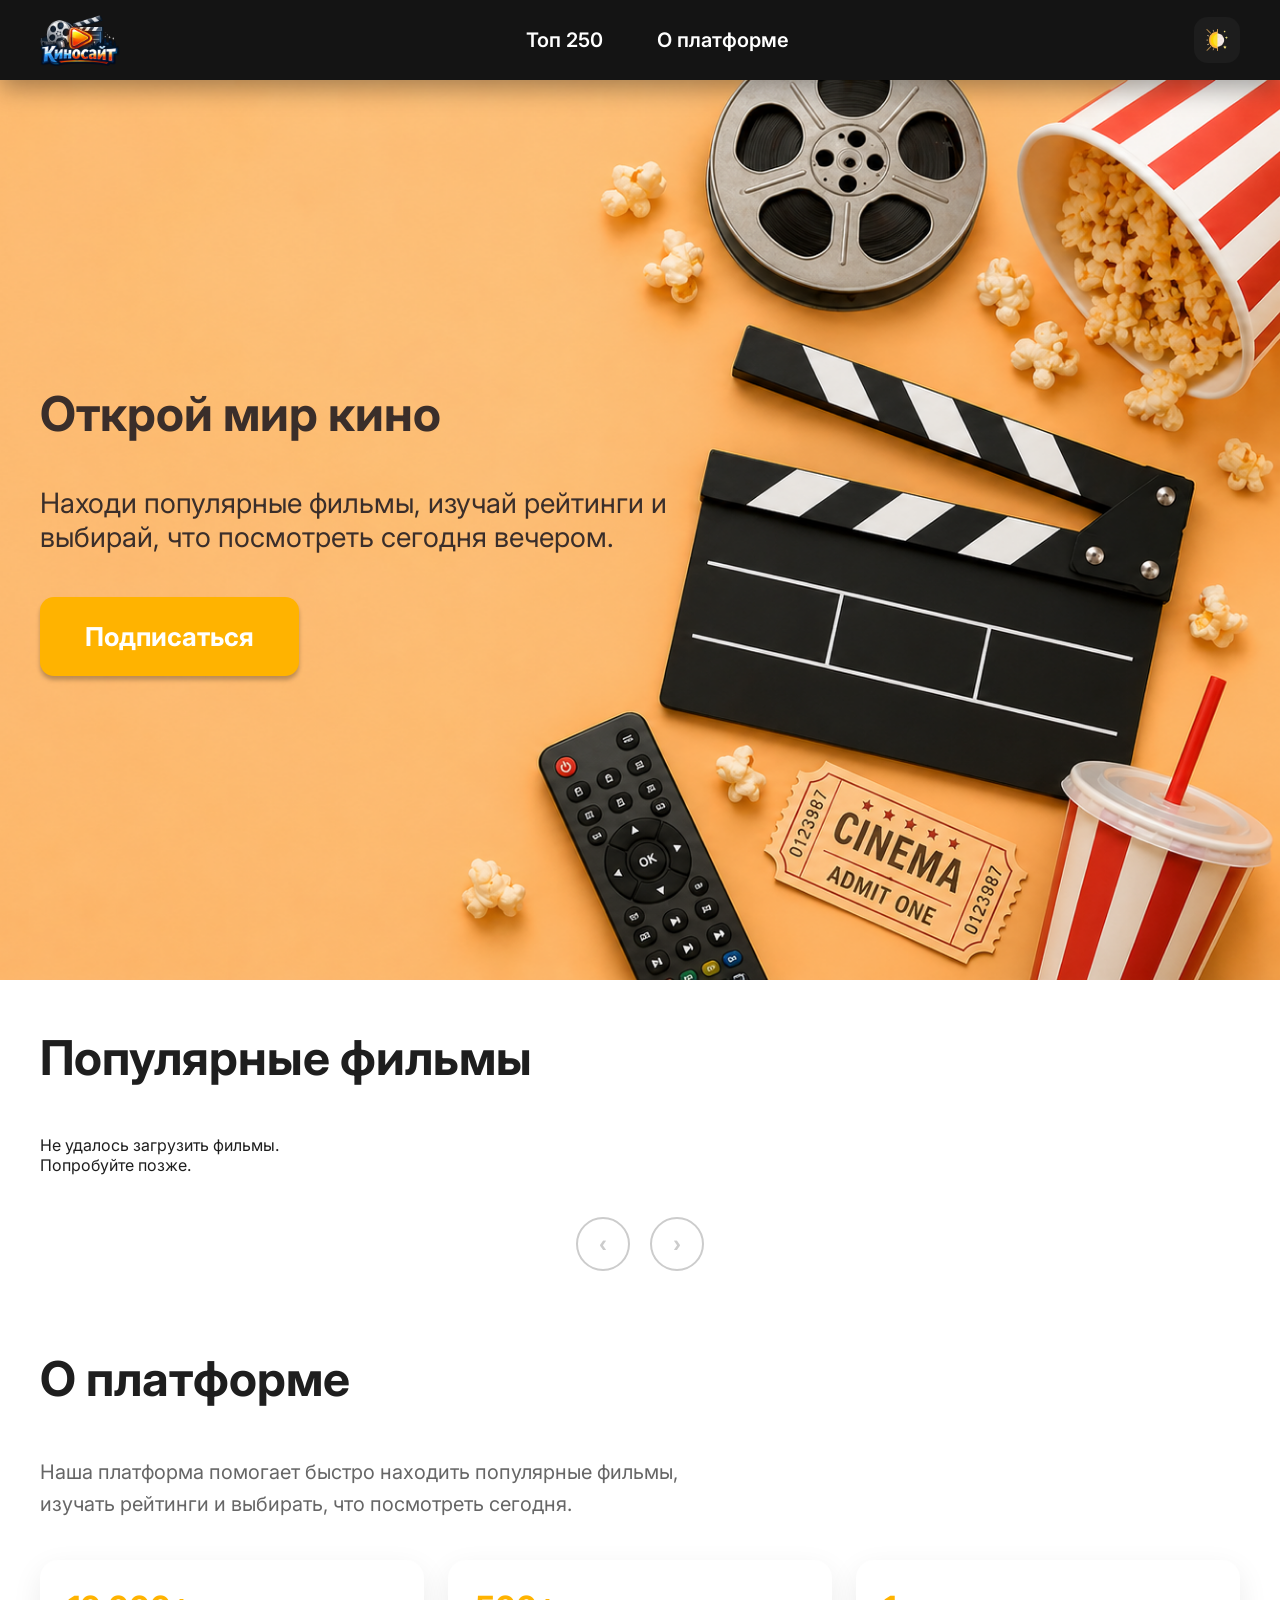
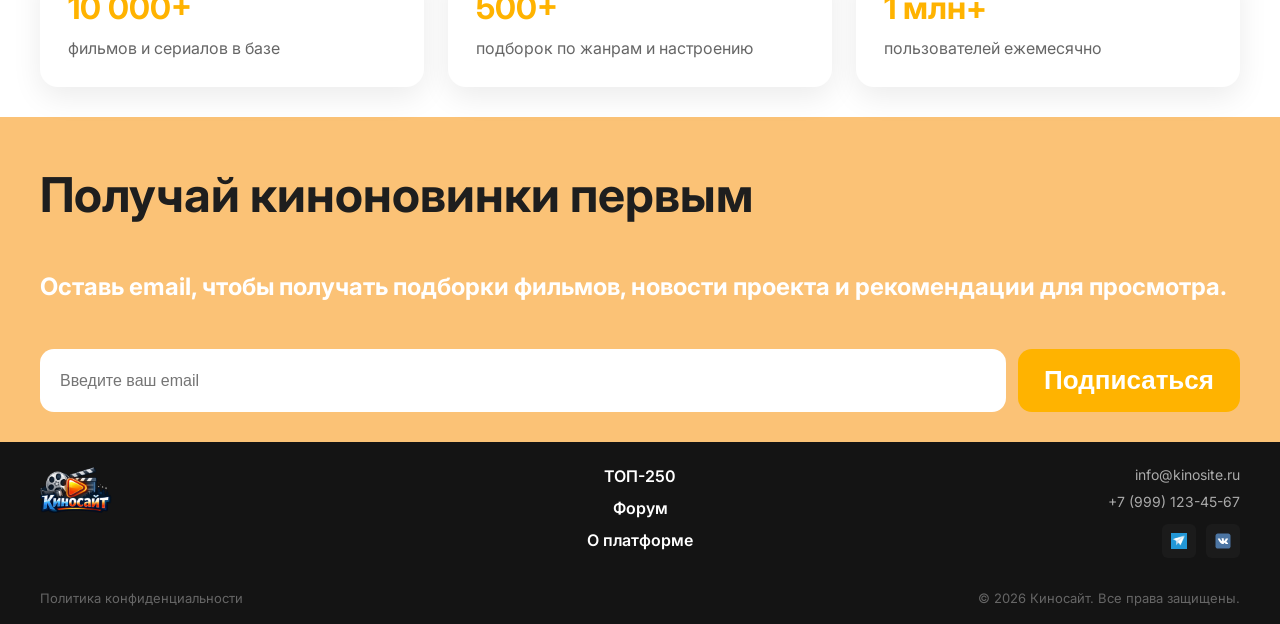
<file: index.html>
<!DOCTYPE html>
<html lang="ru">

<head>
    <meta charset="UTF-8">
    <meta name="viewport" content="width=device-width, initial-scale=1.0">
    <title>Киносайт</title>
    <meta name="description"
        content="Киносайт — платформа для поиска популярных фильмов, рейтингов и рекомендаций для просмотра.">
    <meta name="keywords" content="кино, фильмы, топ 250, рейтинги">
    <meta property="og:title" content="Киносайт — популярные фильмы и рейтинги">
    <meta property="og:description" content="Находи популярные фильмы и выбирай кино для просмотра.">
    <meta property="og:image" content="assets/images/og-image.jpg">
    <meta property="og:type" content="website">
    <meta property="og:url" content="https://evelinastepanova.github.io/kinosite/">

    <link rel="manifest" href="manifest.json">
    <meta name="theme-color" content="#ffb300">
    
    <!-- Подключаем файл сброса стилей -->
    <link rel="stylesheet" href="css/reset.css">
    <!-- Подключаем файл шрифтами -->
    <link rel="stylesheet" href="css/fonts.css">
    <!-- Подключаем основной файл со стилями -->
    <link rel="stylesheet" href="css/style.css">
    <link rel="stylesheet" href="css/theme.css">
</head>

<body id="top">
    <!-- Шапка сайта -->
    <!-- itemscope и itemtype — помогают поисковикам понять, что это организация -->
    <header class="header" id="header" itemscope itemtype="http://schema.org/WPHeader">
        <!-- Ограничивающий контейнер (чтобы контент был по центру) -->
        <div class="container header__container">
            <!-- Ссылка -->
            <!-- Логотип, при клике обычно ведет на главную страницу -->
            <a class="header__logo" href="#">
                <!-- Картинка логотипа -->
                <img src="assets/images/logo.png" alt="Логотип сайта Киносайт" itemprop="logo">
            </a>
            <!-- Навигация сайта -->
            <nav class="header__nav" itemscope itemtype="https://schema.org/SiteNavigationElement">
                <ul class="header__menu">
                    <li class="header__item" itemprop="name">
                        <a class="header__item-link" href="top250.html" itemprop="url">Топ 250</a>
                    </li>
                    <li class="header__item" itemprop="name">
                        <a class="header__item-link js-scroll" href="#about" itemprop="url">О платформе</a>
                    </li>
                </ul>
            </nav>
            <!-- Блок с кнопками -->
            <div class="header__actions">
                <!-- Кнопка переключения темы -->
                <!-- aria-label — для доступности (читатели экрана) -->
                <button class="header__theme-button" type="button" aria-label="Переключить тему">
                    <img src="assets/images/tema.png" alt="Иконка темы">
                </button>

                <!-- Кнопка бургер-меню -->
                <button class="header__burger" type="button" aria-label="Открыть меню">
                    <!-- Три линии бургер-иконки -->
                    <span class="header__burger-line"></span>
                    <span class="header__burger-line"></span>
                    <span class="header__burger-line"></span>
                </button>
            </div>
            <!-- Мобильное меню (скрыто по умолчанию) -->
            <nav class="header__mobile-menu">
                <ul class="header__mobile-list">
                    <li><a href="top250.html">Топ 250</a></li>
                    <li><a href="#about">О платформе</a></li>
                </ul>
            </nav>
        </div>
    </header>

    <!-- Основная часть сайта -->
    <main class="main">
        <!-- Первый экран (Hero-блок) -->
        <section class="hero">
            <div class="container hero__container">
                <!-- Блок с текстовым содержимым hero -->
                <div class="hero__content">
                    <h1 class="hero__title"> Открой мир кино </h1>
                    <p class="hero__subtitle">Находи популярные фильмы, изучай рейтинги и выбирай, что посмотреть
                        сегодня вечером.</p>
                    <a class="hero__cta" href="#"> Подписаться </a>
                </div>
            </div>
        </section>

        <!-- Блок с фильмами -->
        <section class="movies section">
            <div class="container">
                <!-- Заголовок секции -->
                <h2 class="movies__title title">Популярные фильмы</h2>
                <!-- Контейнер, куда через JS будут добавляться карточки фильмов -->
                <div class="movies__list">
                    <!-- здесь будут карточки фильмов -->
                </div>
                <!-- Блок с кнопками пагинации -->
                <div class="movies__pagination">
                    <button class="movies__pagination-button movies__pagination-prev" type="button">
                        <!-- HTML-сущность стрелки влево -->
                        &#8249;
                    </button>

                    <button class="movies__pagination-button movies__pagination-next" type="button">
                        <!-- HTML-сущность стрелки вправо -->
                        &#8250;
                    </button>
                </div>
            </div>
        </section>
        <!-- Блок "О платформе" -->
        <!-- id="about" — нужен для якорных ссылок (например, прокрутка к блоку) -->
        <section class="about section" id="about">
            <div class="container">
                <!-- Заголовок секции -->
                <h2 class="about__title title">О платформе</h2>
                <!-- Описание -->
                <p class="about__description">Наша платформа помогает быстро находить популярные фильмы, изучать
                    рейтинги и выбирать, что посмотреть сегодня.</p>
                <!-- Блок со статистикой -->
                <div class="about__stats">
                    <!-- Критерии иконка и описание -->
                    <div class="about__stat">
                        <span class="about__stat-number">10 000+</span>
                        <span class="about__stat-text">фильмов и сериалов в базе</span>
                    </div>

                    <div class="about__stat">
                        <span class="about__stat-number">500+</span>
                        <span class="about__stat-text">подборок по жанрам и настроению</span>
                    </div>

                    <div class="about__stat">
                        <span class="about__stat-number">1 млн+</span>
                        <span class="about__stat-text">пользователей ежемесячно</span>
                    </div>
                </div>
            </div>
        </section>
        <!-- Блок подписки -->
        <section class="subscribe section">
            <div class="container">
                <!-- Заголовок -->
                <h2 class="title"> Получай киноновинки первым</h2>
                <!-- Описание -->
                <p class="subscribe__description">Оставь email, чтобы получать подборки фильмов, новости проекта и
                    рекомендации для просмотра.</p>
                <!-- Форма подписки -->
                <form class="subscribe__form">
                    <!-- Подпись для поля (скрытая, но правильная) -->
                    <!-- label — подпись для поля ввода -->
                    <!-- visually-hidden — скрываем визуально, но сохраняем для доступности -->
                    <!-- for="email" — связывает label с input -->
                    <label class="visually-hidden" for="email">Email</label>

                    <!-- Поле для ввода email -->
                    <!-- input — поле для ввода -->
                    <!-- id="email" — уникальный идентификатор -->
                    <!-- class — для стилизации -->
                    <!-- type="email" — браузер сам проверяет формат -->
                    <!-- name="email" — имя поля (используется при отправке формы) -->
                    <!-- placeholder — текст-подсказка -->
                    <!-- aria-label — дополнительная доступность -->
                    <!-- required — поле обязательно для заполнения -->
                    <input id="email" class="subscribe__form-email" type="email" name="email"
                        placeholder="Введите ваш email" aria-label="Введите ваш email" required>
                    <!-- Кнопка отправки формы -->
                    <button class="subscribe__form-button" type="submit">Подписаться</button>
                </form>
            </div>
        </section>
    </main>
    <!-- Подвал сайта -->
    <footer class="footer" itemscope itemtype="http://schema.org/WPFooter">
        <!-- Верхняя часть футера -->
        <div class="footer__top">
            <div class="container footer__top-container">
                <!-- Логотип -->
                <div class="footer__left">
                    <a class="footer__logo" href="#">
                        <img src="assets/images/logo.png" alt="Логотип сайта Киносайт">
                    </a>
                </div>
                <!-- Меню -->
                <div class="footer__center">
                    <nav class="footer__nav">
                        <ul class="footer__menu">
                            <li class="footer__item" itemprop="name">
                                <a class="footer__link" href="top250.html" itemprop="url">ТОП-250</a>
                            </li>
                            <li class="footer__item" itemprop="name">
                                <a class="footer__link" href="#" itemprop="url">Форум</a>
                            </li>
                            <li class="footer__item" itemprop="name">
                                <a class="footer__link js-scroll" href="#about" itemprop="url">О платформе</a>
                            </li>
                        </ul>
                    </nav>
                </div>
                <!-- Контакты -->
                <div class="footer__right">
                    <a class="footer__contact" href="mailto:info@kinosite.ru">info@kinosite.ru</a>
                    <a class="footer__contact" href="tel:+79991234567">+7 (999) 123-45-67</a>
                    <!-- Социальные сети -->
                    <div class="footer__socials">
                        <a class="footer__social-link" href="#">
                            <img src="assets/images/tg.jpg" alt="Telegram">
                        </a>
                        <a class="footer__social-link" href="#">
                            <img src="assets/icons/VK.com-logo.svg" alt="VK">
                        </a>
                    </div>
                </div>
            </div>
        </div>
        <!-- Нижняя часть футера -->
        <div class="footer__bottom">
            <div class="container footer__bottom-container">
                <!-- Политика -->
                <a class="footer__policy-link" href="#">Политика конфиденциальности</a>
                <!-- Копирайт -->
                <div class="footer__copy">© 2026 Киносайт. Все права защищены.</div>
            </div>
        </div>
    </footer>

    <script src="js/script.js"></script>
    <script src="js/theme.js"></script>
</body>

</html>
</file>
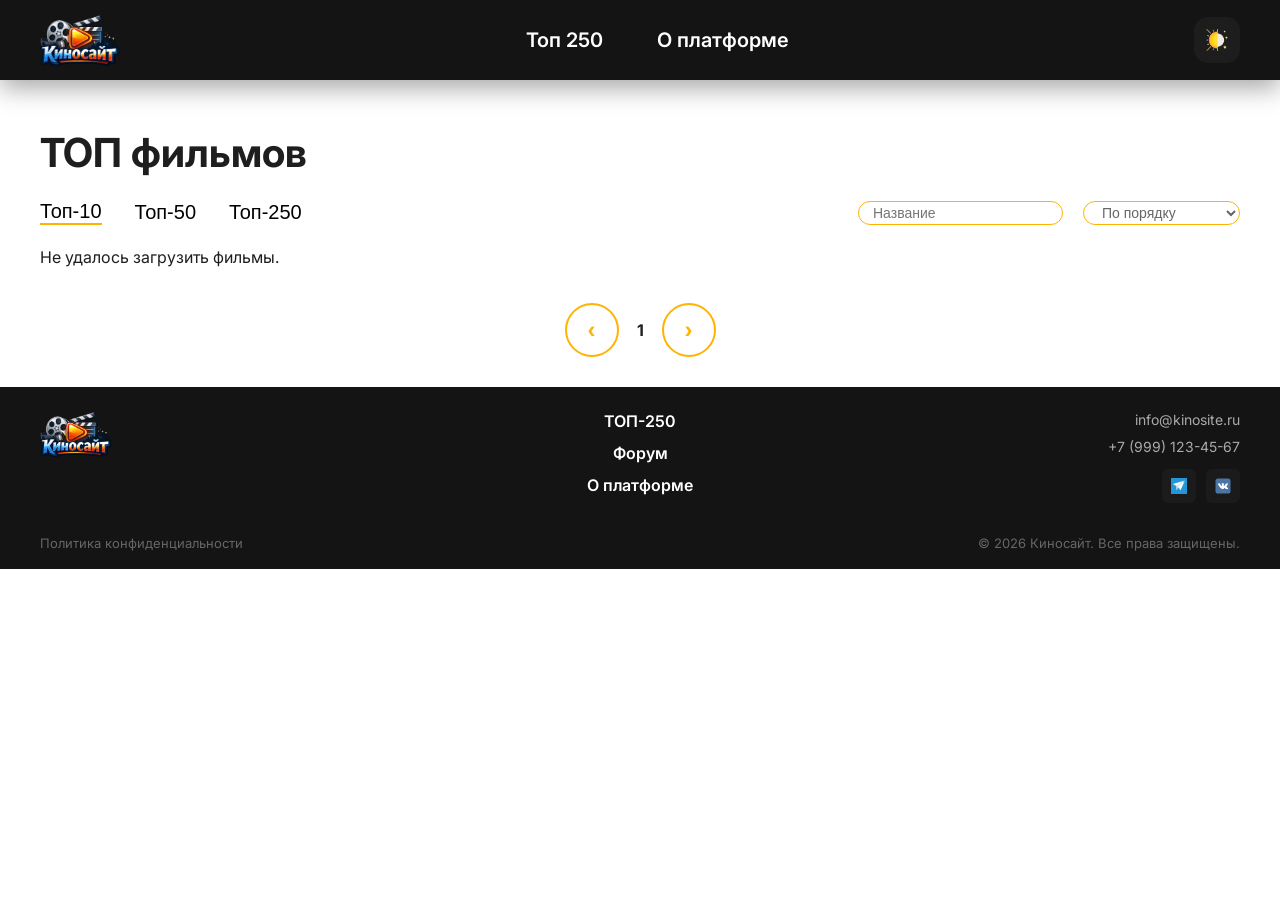
<file: top250.html>
<!DOCTYPE html>
<html lang="ru">

<head>
    <meta charset="UTF-8">
    <meta name="viewport" content="width=device-width, initial-scale=1.0">
    <title>ТОП фильмов — Киносайт</title>
    <meta name="description" content="Список лучших фильмов из ТОП с рейтингами и постерами.">
    <meta name="keywords" content="топ 250, лучшие фильмы, рейтинг фильмов, кино, Кинопоиск">

    <meta property="og:title" content="ТОП-250 фильмов — Киносайт">
    <meta property="og:description"
        content="Изучай список лучших фильмов из ТОП-250, смотри рейтинги и выбирай кино для просмотра.">

    <meta property="og:image" content="https://evelinastepanova.github.io/kinosite/assets/images/og-top250.jpg">
    <meta property="og:type" content="website">
    <meta property="og:url" content="https://evelinastepanova.github.io/kinosite/top250.html">

    <link rel="manifest" href="manifest.json">
    <meta name="theme-color" content="#ffb300">

    <link rel="stylesheet" href="css/reset.css">
    <link rel="stylesheet" href="css/fonts.css">
    <link rel="stylesheet" href="css/style.css">
    <link rel="stylesheet" href="css/theme.css">
    <!-- Подключаем стили для топ 250 -->
    <link rel="stylesheet" href="css/top250.css">
</head>

<body>
    <header class="header" id="header" itemscope itemtype="http://schema.org/WPHeader">
        <div class="container header__container">
            <a class="header__logo" href="index.html">
                <img src="assets/images/logo.png" alt="Логотип сайта Киносайт" itemprop="logo">
            </a>
            <nav class="header__nav" itemscope itemtype="https://schema.org/SiteNavigationElement">
                <ul class="header__menu">
                    <li class="header__item" itemprop="name">
                        <a class="header__item-link" href="top250.html" itemprop="url">Топ 250</a>
                    </li>
                    <li class="header__item" itemprop="name">
                        <a class="header__item-link js-scroll" href="index.html#about" itemprop="url">О платформе</a>
                    </li>
                </ul>
            </nav>
            <div class="header__actions">
                <button class="header__theme-button" type="button" aria-label="Переключить тему">
                    <img src="assets/images/tema.png" alt="Иконка темы">
                </button>

                <button class="header__burger" type="button" aria-label="Открыть меню">
                    <span class="header__burger-line"></span>
                    <span class="header__burger-line"></span>
                    <span class="header__burger-line"></span>
                </button>
            </div>
            <nav class="header__mobile-menu">
                <ul class="header__mobile-list">
                    <li><a href="top250.html">Топ 250</a></li>
                    <li><a href="index.html#about">О платформе</a></li>
                </ul>
            </nav>
        </div>
    </header>
    <main class="main">
        <!-- Секция с ТОП фильмами -->
        <section class="top250 section">
            <!-- Контейнер ограничивает ширину и центрирует контент -->
            <div class="container">
                <!-- Главный заголовок страницы -->
                <h1 class="top250__title title">ТОП фильмов</h1>
                <!-- Блок с управлением (табами и фильтрами) -->
                <div class="top250__controls">
                    <!-- Блок с кнопками выбора ТОП -->
                    <div class="top250__tabs">
                        <button class="top250__tab active" type="button" data-limit="10">Топ-10</button>
                        <button class="top250__tab" type="button" data-limit="50">Топ-50</button>
                        <button class="top250__tab" type="button" data-limit="250">Топ-250</button>
                    </div>
                    <!-- Блок с фильтрами -->
                    <div class="top250__filters">
                        <!-- Поле поиска -->
                        <!-- input — элемент для ввода текста -->
                        <!-- placeholder — текст-подсказка внутри поля -->
                        <input class="top250__search" type="text" placeholder="Название">
                        <!-- Выпадающий список сортировки -->
                        <!-- select — список вариантов -->
                        <select class="top250__sort">
                            <!-- Значение по умолчанию -->
                            <option value="default">По порядку</option>
                            <!-- Сортировка по году (сначала новые) -->
                            <option value="year-new">Сначала новые</option>
                            <!-- Сортировка по году (сначала старые) -->
                            <option value="year-old">Сначала старые</option>
                        </select>
                    </div>
                </div>
                <!-- Список фильмов -->
                <!-- Сюда через JavaScript будут добавляться карточки -->
                <div class="top250__list">
                    <!-- Одна карточка фильма -->
                    <article class="top250-card">
                        <!-- Номер фильма в рейтинге -->
                        <div class="top250-card__number"></div>
                        <!-- Постер фильма -->
                        <img class="top250-card__poster" src="#" alt="Постер фильма">
                        <!-- Контент карточки -->
                        <div class="top250-card__content">
                            <!-- Название фильма -->
                            <h2 class="top250-card__title"></h2>
                            <!-- Жанр фильма -->
                            <p class="top250-card__genre"></p>
                            <!-- Длительность фильма -->
                            <p class="top250-card__duration"></p>
                        </div>
                        <!-- Рейтинг фильма -->
                        <div class="top250-card__rating"></div>
                    </article>
                </div>
                <!-- Пагинация (переключение страниц) мы скопируем из главной страницы и изменим под себя-->
                <div class="movies__pagination top250__pagination">
                    <button class="movies__pagination-button top250__pagination-prev" type="button">
                        &#8249;
                    </button>
                    <!-- Текущая страница -->
                    <!-- будет обновляться через JS -->
                    <span class="top250__page">1</span>
                    <button class="movies__pagination-button top250__pagination-next" type="button">
                        &#8250;
                    </button>
                </div>
            </div>
        </section>
    </main>
    <footer class="footer" itemscope itemtype="http://schema.org/WPFooter">
        <div class="footer__top">
            <div class="container footer__top-container">
                <div class="footer__left">
                    <a class="footer__logo" href="index.html">
                        <img src="assets/images/logo.png" alt="Логотип сайта Киносайт">
                    </a>
                </div>
                <div class="footer__center">
                    <nav class="footer__nav">
                        <ul class="footer__menu">
                            <li class="footer__item" itemprop="name">
                                <a class="footer__link" href="top250.html" itemprop="url">ТОП-250</a>
                            </li>
                            <li class="footer__item" itemprop="name">
                                <a class="footer__link" href="#" itemprop="url">Форум</a>
                            </li>
                            <li class="footer__item" itemprop="name">
                                <a class="footer__link js-scroll" href="#about" itemprop="url">О платформе</a>
                            </li>
                        </ul>
                    </nav>
                </div>
                <div class="footer__right">
                    <a class="footer__contact" href="mailto:info@kinosite.ru">info@kinosite.ru</a>
                    <a class="footer__contact" href="tel:+79991234567">+7 (999) 123-45-67</a>
                    <div class="footer__socials">
                        <a class="footer__social-link" href="#">
                            <img src="assets/images/tg.jpg" alt="Telegram">
                        </a>
                        <a class="footer__social-link" href="#">
                            <img src="assets/icons/VK.com-logo.svg" alt="VK">
                        </a>
                    </div>
                </div>
            </div>
        </div>
        <div class="footer__bottom">
            <div class="container footer__bottom-container">
                <a class="footer__policy-link" href="#">Политика конфиденциальности</a>
                <div class="footer__copy">© 2026 Киносайт. Все права защищены.</div>
            </div>
        </div>
    </footer>
    <script src="js/script.js"></script>
    <script src="js/theme.js"></script>
    <script src="js/top250.js"></script>
</body>

</html>
</file>
<file: css/fonts.css>
@font-face {
    font-family: "Inter";
    src: url("../assets/fonts/Inter-VariableFont_opsz,wght.ttf");
}
</file>
<file: css/style.css>
/* Подключаем корневой селектор :root */
:root {
    /* Основной цвет фона сайта */
    --color-bg: #141414;
    /* Фон hero на случай, если картинка не загрузится */
    --color-hero-bg: #fbc276;
    /* Основной цвет фона секция */
    --color-bg-section: #ffffff;
    /* Дополнительный тёмный цвет для карточек, иконок и отдельных блоков */
    --color-surface-dark: #1b1b1b;
    /* Основной цвет текста */
    --color-text-main: #ffffff;
    /* Основной цвет секций */
    --color-text-section: #1e1e1e;
    /* Приглушённый цвет текста */
    --color-text-muted: #aaaaaa;
    /* Второстепенный цвет текста */
    --color-text-secondary: #666666;
    /* цвет текста в hero */
    --color-hero-text: #3A2E2A;

    /* Акцентный цвет сайта */
    --color-accent: #ffb300;


    /* Полупрозрачный акцентный цвет для границ при наведении */
    --color-border-accent-hover: rgba(255, 179, 0, 0.4);
    /* Полупрозрачный фон для кнопок */
    --color-button-bg: rgba(255, 255, 255, 0.04);
    /* Цвет отключенной кнопки */
    --color-disabled: #cccccc;

    /* Тень для шапки сайта */
    --shadow-header: 0 8px 24px rgba(0, 0, 0, 0.35);
    /* Тень для мобильного меню */
    --shadow-mobile-menu: 0 10px 30px rgba(0, 0, 0, 0.5);
    /* Тень кнопки hero */
    --shadow-hero-button: 0 4px 4px rgba(0, 0, 0, 0.25);
    /* Тень карточки */
    --shadow-card: 0 10px 30px rgba(0, 0, 0, 0.08);
    /* Тень карточки при наведении */
    --shadow-card-hover: 0 14px 36px rgba(0, 0, 0, 0.14);
}

body {
    font-family: "Inter", Arial, sans-serif;
}

/* ================= CONTAINER ================= */

/* Класс container нужен для ограничения ширины контента */
.container {
    /* Контейнер занимает всю доступную ширину */
    width: 100%;
    max-width: 1240px;
    margin: 0 auto;
    padding: 0 20px;
}

/* ================= HEADER ================= */

/* Стили для шапки сайта */
.header {
    /* Делаем шапку "липкой" */
    position: sticky;
    /* Прилипает к верхней границе окна */
    top: 0;
    z-index: 1000;
    background: var(--color-bg);
    box-shadow: var(--shadow-header);
}

/* Внутренний контейнер шапки */
.header__container {
    /* Включаем flex для удобного расположения логотипа, меню и кнопок */
    display: flex;
    /* Выравниваем элементы по вертикали по центру */
    align-items: center;
    /* Распределяем элементы по ширине */
    justify-content: space-between;
    gap: 24px;
    min-height: 80px;
    padding-top: 14px;
    padding-bottom: 14px;
    /* position: relative нужен, чтобы мобильное меню с absolute позиционировалось относительно этого контейнера */
    position: relative;
}

/* Ссылка-логотип */
.header__logo {
    /* Делаем ссылку строчно-блочным flex-элементом */
    display: inline-flex;
    /* Выравниваем содержимое по центру по вертикали */
    align-items: center;
    /* Запрещаем логотипу сжиматься */
    flex-shrink: 0;
    /* Добавляем плавную анимацию трансформации */
    transition: transform 0.3s ease;
}

.header__logo:hover {
    /* Немного увеличиваем логотип */
    transform: scale(1.03);
}

/* Стили для картинки внутри логотипа */
.header__logo img {
    width: 80px;
    height: auto;
    display: block;
    /* object-fit помогает корректно вписывать изображение */
    object-fit: contain;
}

/* Навигация в шапке */
.header__nav {
    /* Элемент может растягиваться и занимать свободное место */
    flex-grow: 1;
    /* Включаем flex */
    display: flex;
    /* Центрируем меню по горизонтали */
    justify-content: center;
}

/* Список пунктов меню */
.header__menu {
    display: flex;
    /* Выравниваем пункты по вертикали */
    align-items: center;
    gap: 18px;
}

/* Ссылка меню */
.header__item-link {
    /* Делаем ссылку flex-элементом */
    display: inline-flex;
    /* Выравнивание содержимого по вертикали */
    align-items: center;
    /* Выравнивание содержимого по горизонтали */
    justify-content: center;
    padding: 12px 18px;
    font-size: 20px;
    font-weight: 600;
    color: var(--color-text-main);
    /* Фон прозрачный */
    background: transparent;
    /* Плавная анимация цвета и смещения */
    transition: color 0.3s ease, transform 0.3s ease;
}

.header__item-link:hover {
    color: var(--color-accent);
    /* Немного поднимаем ссылку вверх */
    transform: translateY(-2px);
}

/* Блок с кнопками справа */
.header__actions {
    display: flex;
    /* Выравниваем элементы по центру по вертикали */
    align-items: center;
    gap: 12px;
    /* Запрещаем блоку сжиматься */
    flex-shrink: 0;
}

/* Общие стили для кнопки темы и кнопки бургера */
.header__theme-button,
.header__burger {
    width: 46px;
    height: 46px;
    /* Прозрачная рамка */
    border: 1px solid transparent;
    border-radius: 14px;
    background: var(--color-button-bg);
    /* Включаем flex для центрирования содержимого */
    display: inline-flex;
    /* Центрирование по вертикали */
    align-items: center;
    /* Центрирование по горизонтали */
    justify-content: center;
    cursor: pointer;
    /* Плавная анимация рамки и движения */
    transition: border-color 0.3s ease, transform 0.3s ease;
}

/* Стили при наведении на кнопки */
.header__theme-button:hover,
.header__burger:hover {
    /* Подсвечиваем рамку */
    border-color: var(--color-border-accent-hover);
    /* Немного поднимаем кнопку */
    transform: translateY(-2px);
}

/* Стили для картинки внутри кнопки темы */
.header__theme-button img {
    width: 22px;
    height: 22px;
    display: block;
    /* Корректное вписывание */
    object-fit: contain;
}

/* === БУРГЕР === */
/* Стили именно для кнопки бургера */
.header__burger {
    /* По умолчанию бургер скрыт */
    display: none;
    /* Располагаем линии в колонку */
    flex-direction: column;
    /* Центрируем по горизонтали */
    align-items: center;
    /* Центрируем по вертикали */
    justify-content: center;
    gap: 4px;
}

/* Линия внутри бургера */
.header__burger-line {
    width: 20px;
    height: 2px;
    background: var(--color-accent);
    /* Делаем линию блочной */
    display: block;
}

/* === МОБИЛЬНОЕ МЕНЮ === */
/* Сам блок мобильного меню */
.header__mobile-menu {
    /* Абсолютное позиционирование */
    position: absolute;
    /* Располагаем сразу под шапкой */
    top: 100%;
    /* Прижимаем к правому краю */
    right: 0;
    border-radius: 12px;
    padding: 16px;
    min-width: 200px;
    box-shadow: var(--shadow-mobile-menu);
    /* Делаем меню невидимым */
    opacity: 0;
    /* Запрещаем взаимодействие мышью */
    pointer-events: none;
    /* Сдвигаем меню чуть вверх */
    transform: translateY(-10px);
    /* Добавляем плавную анимацию */
    transition: 0.3s;
    background: var(--color-bg);
}

/* Состояние, когда меню открыто */
.header__mobile-menu.active {
    /* Меню становится видимым */
    opacity: 1;
    /* Разрешаем клики */
    pointer-events: auto;
    /* Возвращаем меню на место */
    transform: translateY(0);
}

/* Список ссылок мобильного меню */
.header__mobile-list {
    /* Располагаем элементы колонкой */
    display: flex;
    /* Направление сверху вниз */
    flex-direction: column;
    gap: 14px;
}

/* Ссылки мобильного меню */
.header__mobile-list a {
    color: var(--color-text-main);
    font-size: 16px;
}

/* Стили ссылок мобильного меню при наведении */
.header__mobile-list a:hover {
    color: var(--color-accent);
}

/* ================= MAIN ================= */

.main {
    /* Позволяем main занимать всё доступное пространство между header и footer */
    flex: 1;
    background: var(--color-bg-section);
    color: var(--color-text-section);
}

/* Общий стиль заголовков секций */
.title {
    margin-bottom: 48px;
    font-size: 48px;
    font-weight: bold;
    color: var(--color-text-section);
}

/* ================= HERO ================= */

.hero {
    background: url("../assets/images/hero.png");
    /* Позиция картинки (справа по центру) */
    background-position: right center;
    /* Растягиваем фон так, чтобы он закрывал весь блок */
    background-size: cover;
    /* Запрещаем повторение фоновой картинки */
    background-repeat: no-repeat;
    /* Цвет фона (на случай если картинка не загрузится) */
    background-color: var(--color-hero-bg);
    /* Делаем высоту hero не меньше высоты экрана */
    min-height: 100vh;
    /* Включаем flex для вертикального выравнивания */
    display: flex;
    /* Выравниваем содержимое hero по центру по вертикали */
    align-items: center;
}

/* .hero__container {
    display: flex;
    align-items: center;
    gap: 43px;
} */

/* Обращаемся к текстовому блоку внутри hero */
.hero__content {
    /* Ограничиваем максимальную ширину текстового блока */
    max-width: 693px;

    /* Включаем flex-раскладку */
    display: flex;

    /* Располагаем элементы сверху вниз */
    flex-direction: column;

    /* Добавляем расстояние между заголовком, текстом и кнопкой */
    gap: 43px;
}

/* Обращаемся к главному заголовку hero */
.hero__title {
    /* Задаём размер заголовка */
    font-size: 48px;

    /* Делаем заголовок жирным */
    font-weight: bold;

    /* Задаём цвет текста */
    color: var(--color-hero-text);
}

/* Обращаемся к подзаголовку hero */
.hero__subtitle {
    /* Задаём размер текста */
    font-size: 28px;

    /* Задаём высоту строки */
    line-height: 34px;

    /* Задаём цвет текста */
    color: var(--color-hero-text);
}

/* Обращаемся к кнопке в hero */
.hero__cta {
    /* Не растягиваем кнопку на всю ширину flex-контейнера */
    align-self: flex-start;

    /* Делаем ссылку строчно-flex элементом */
    display: inline-flex;

    /* Центрируем текст кнопки по вертикали */
    align-items: center;

    /* Центрируем текст кнопки по горизонтали */
    justify-content: center;

    /* Добавляем внутренние отступы кнопки */
    padding: 24px 45px;

    /* Скругляем углы кнопки */
    border-radius: 14px;

    /* Задаём фон кнопки */
    background: var(--color-accent);

    /* Задаём цвет текста кнопки */
    color: var(--color-text-main);

    /* Задаём размер текста кнопки */
    font-size: 26px;

    /* Делаем текст кнопки жирным */
    font-weight: bold;

    /* Добавляем плавное изменение положения и прозрачности */
    transition: transform 0.3s ease, opacity 0.3s ease;

    /* Добавляем тень кнопке */
    box-shadow: var(--shadow-hero-button);
}

/* Обращаемся к кнопке hero при наведении */
.hero__cta:hover {
    /* Немного поднимаем кнопку вверх */
    transform: translateY(-2px);

    /* Делаем кнопку чуть прозрачнее */
    opacity: 0.9;
}

/* Обращаемся к общему классу секций */
.section {
    /* Добавляем верхний отступ секции */
    padding-top: 48px;

    /* Добавляем нижний отступ секции */
    padding-bottom: 30px;
}

/* Обращаемся к списку фильмов */
.movies__list {
    /* Включаем CSS Grid для карточек */
    display: grid;

    /* Создаём 4 одинаковые колонки */
    grid-template-columns: repeat(4, 1fr);

    /* Добавляем расстояние между карточками */
    gap: 28px;
}

/* Обращаемся к карточке фильма */
.movie-card {
    /* Включаем flex внутри карточки */
    display: flex;

    /* Располагаем содержимое карточки сверху вниз */
    flex-direction: column;

    /* Задаём фон карточки */
    background: var(--color-bg-section);

    /* Скругляем углы карточки */
    border-radius: 18px;

    /* Обрезаем всё, что выходит за границы скруглённой карточки */
    overflow: hidden;

    /* Добавляем тень карточке */
    box-shadow: var(--shadow-card);

    /* Добавляем плавность для движения и тени */
    transition: transform 0.3s ease, box-shadow 0.3s ease;
}

/* Обращаемся к карточке фильма при наведении */
.movie-card:hover {
    /* Поднимаем карточку вверх */
    transform: translateY(-6px);

    /* Усиливаем тень при наведении */
    box-shadow: var(--shadow-card-hover);
}

/* Обращаемся к постеру фильма */
.movie-card__poster {
    /* Растягиваем постер на всю ширину карточки */
    width: 100%;

    /* Задаём фиксированную высоту постера */
    height: 360px;

    /* Обрезаем изображение так, чтобы оно красиво заполнило область */
    object-fit: cover;
}

/* Обращаемся к текстовому содержимому карточки */
.movie-card__content {
    /* Добавляем внутренние отступы */
    padding: 18px;

    /* Включаем flex для содержимого карточки */
    display: flex;

    /* Располагаем элементы внутри карточки сверху вниз */
    flex-direction: column;

    /* Растягиваем контентную часть на доступное пространство */
    flex: 1;

    /* Добавляем расстояние между элементами */
    gap: 12px;
}

/* Обращаемся к названию фильма */
.movie-card__title {
    /* Фиксируем минимальную высоту названия */
    min-height: 48px;
}

/* Обращаемся к дополнительной информации о фильме */
.movie-card__info {
    /* Добавляем нижний внешний отступ */
    margin-bottom: 8px;

    /* Задаём размер текста */
    font-size: 16px;

    /* Задаём второстепенный цвет текста */
    color: var(--color-text-secondary);
}

/* Обращаемся к нижней части карточки */
.movie-card__bottom {
    /* Включаем flex для года и рейтинга */
    display: flex;

    /* Разносим год и рейтинг по разным краям */
    justify-content: space-between;

    /* Выравниваем год и рейтинг по вертикали */
    align-items: center;

    /* Прижимаем нижнюю часть карточки к низу */
    margin-top: auto;
}

/* Обращаемся к году фильма */
.movie-card__year {
    /* Задаём размер текста */
    font-size: 16px;

    /* Задаём второстепенный цвет текста */
    color: var(--color-text-secondary);
}

/* Обращаемся к рейтингу фильма */
.movie-card__rating {
    /* Добавляем внутренние отступы */
    padding: 6px 10px;

    /* Скругляем углы рейтинга */
    border-radius: 10px;

    background: var(--color-button-bg);
    color: var(--color-text-section);

    /* Делаем текст рейтинга жирным */
    font-weight: 700;
}

.movie-card__button {
    display: inline-block;
    text-align: center;
    margin-top: 16px;
    padding: 10px 16px;

    border-radius: 12px;

    /* вместо заливки — обводка */
    border: 2px solid var(--color-accent);
    background: transparent;

    color: var(--color-accent);

    font-size: 15px;
    font-weight: 600;

    transition: all 0.3s ease;
}

.movie-card__button:hover {
    background: var(--color-accent);
    color: var(--color-bg);
}

/* Обращаемся к блоку пагинации */
.movies__pagination {
    /* Включаем flex для кнопок */
    display: flex;

    /* Центрируем кнопки по горизонтали */
    justify-content: center;

    /* Добавляем расстояние между кнопками */
    gap: 20px;

    /* Добавляем отступ сверху */
    margin-top: 42px;
}

/* Обращаемся к кнопкам пагинации */
.movies__pagination-button {
    /* Задаём ширину кнопки */
    width: 54px;

    /* Задаём высоту кнопки */
    height: 54px;

    /* Делаем кнопку круглой */
    border-radius: 50%;

    /* Добавляем акцентную рамку */
    border: 2px solid var(--color-accent);

    /* Включаем flex для центрирования стрелки */
    display: flex;

    /* Центрируем стрелку по вертикали */
    align-items: center;

    /* Центрируем стрелку по горизонтали */
    justify-content: center;

    /* Делаем фон прозрачным */
    background: transparent;

    /* Задаём цвет стрелки */
    color: var(--color-accent);

    /* Задаём размер стрелки */
    font-size: 24px;

    /* Делаем стрелку жирной */
    font-weight: 700;

    /* Показываем курсор-руку */
    cursor: pointer;

    /* Добавляем плавную анимацию всех изменений */
    transition: all 0.3s ease;
}

/* Обращаемся к кнопке пагинации при наведении */
.movies__pagination-button:hover {
    /* Задаём акцентный фон */
    background: var(--color-accent);

    /* Меняем цвет стрелки на тёмный */
    color: var(--color-bg);

    /* Немного поднимаем кнопку */
    transform: translateY(-2px);
}

/* Обращаемся к отключённой кнопке пагинации */
.movies__pagination-button:disabled {
    /* Меняем цвет рамки на серый */
    border-color: var(--color-disabled);

    /* Меняем цвет стрелки на серый */
    color: var(--color-disabled);

    /* Показываем, что кнопка недоступна */
    cursor: not-allowed;

    /* Убираем смещение кнопки */
    transform: none;
}


/* ================= ABOUT ================= */

/* Общий блок */
.about {
    background: var(--color-bg-section);
}

/* Заголовок уже есть через .title */

/* Описание */
.about__description {
    /* Ограничиваем ширину текста, чтобы его было удобно читать */
    max-width: 700px;
    margin-bottom: 40px;

    font-size: 20px;
    line-height: 1.6;
    /* Цвет текста (второстепенный) */
    color: var(--color-text-secondary);
}

/* Блок со статистикой */
.about__stats {
    display: grid;
    /* 3 колонки */
    grid-template-columns: repeat(3, 1fr);
    gap: 24px;
}

/* Одна карточка */
.about__stat {
    padding: 28px;
    border-radius: 18px;
    background: var(--color-bg-section);
    box-shadow: var(--shadow-card);
    /* Включаем flex внутри карточки */
    display: flex;
    flex-direction: column;
    gap: 10px;
    transition: transform 0.3s ease, box-shadow 0.3s ease;
}

/* Hover эффект */
.about__stat:hover {
    transform: translateY(-4px);
    box-shadow: var(--shadow-card-hover);
}

/* Число */
.about__stat-number {
    font-size: 32px;
    font-weight: 700;
    color: var(--color-accent);
}

/* Текст */
.about__stat-text {
    font-size: 16px;
    line-height: 1.4;
    color: var(--color-text-secondary);
}


/* ================= SUBSCRIBE ================= */

/* Общий блок */
.subscribe {
    background: var(--color-hero-bg);

}

.subscribe .container {
    display: flex;
    flex-direction: column;
}

/* Описание */
.subscribe__description {
    font-size: 24px;
    margin-bottom: 48px;
    font-weight: bold;
    color: var(--color-text-main);
}

/* Форма */
.subscribe__form {
    /* Занимает всю ширину контейнера */
    width: 100%;
    display: flex;
    gap: 12px;
}

/* Поле ввода */
.subscribe__form-email {
    flex: 1;
    /* занимает всё свободное пространство */
    padding: 16px 18px;
    border-radius: 14px;
    /* Прозрачная рамка (чтобы не было скачка при фокусе) */
    border: 2px solid transparent;
    background: var(--color-bg-section);
    color: var(--color-text-section);
    font-size: 16px;
    /* Убираем стандартный outline браузера */
    outline: none;
    transition: border-color 0.3s ease;
}

/* Фокус на поле */
.subscribe__form-email:focus {
    border-color: var(--color-accent);
}

/* Кнопка */
.subscribe__form-button {
    padding: 16px 26px;
    border-radius: 14px;
    border: none;
    background: var(--color-accent);
    color: var(--color-bg-section);
    font-size: 26px;
    font-weight: bold;
    cursor: pointer;
    transition: transform 0.3s ease, opacity 0.3s ease;
}

/* Hover кнопки */
.subscribe__form-button:hover {
    transform: translateY(-2px);
    opacity: 0.9;
}

/* Скрытый label (для доступности) */
.visually-hidden {
    /* Убираем элемент из визуального отображения */
    position: absolute;
    /* Минимальные размеры */
    width: 1px;
    height: 1px;
    /* Убираем из потока */
    margin: -1px;
    /* Обрезаем содержимое */
    overflow: hidden;
}

/* ================= FOOTER ================= */
/* Общие стили подвала */
.footer {
    background: var(--color-bg);
    color: var(--color-text-main);
    padding-top: 24px;
}

/* Верхняя часть подвала */
.footer__top {
    padding-bottom: 18px;
}

/* Контейнер верхней части подвала */
.footer__top-container {
    /* Используем grid */
    display: grid;
    /* Три колонки: слева, по центру, справа */
    grid-template-columns: 1fr auto 1fr;
    /* Выравниваем элементы по верхнему краю */
    align-items: start;
    gap: 40px;
}

/* Левая часть подвала */
.footer__left {
    display: flex;
    /* Выравниваем содержимое по верхнему краю */
    align-items: flex-start;
}

/* Ссылка-логотип в футере */
.footer__logo {
    /* Делаем flex-элементом */
    display: inline-flex;
    /* Выравниваем содержимое */
    align-items: center;
}

/* Логотип в футере */
.footer__logo img {
    width: 72px;
    /* Высота автоматическая */
    height: auto;
    display: block;
}

/* Центральная часть футера */
.footer__center {
    display: flex;
    /* Центрируем содержимое */
    justify-content: center;
}

/* Список ссылок в футере */
.footer__menu {
    display: flex;
    /* Размещаем элементы в колонку */
    flex-direction: column;
    /* Выравниваем по центру */
    align-items: center;
    gap: 12px;
}

/* Ссылки футера */
.footer__link {
    font-size: 16px;
    font-weight: 600;
    color: var(--color-text-main);
    /* Плавная анимация цвета */
    transition: color 0.3s ease;
}

/* Ссылки футера при наведении */
.footer__link:hover {
    color: var(--color-accent);
}

/* Правая часть футера */
.footer__right {
    display: flex;
    /* Элементы идут сверху вниз */
    flex-direction: column;
    /* Прижимаем их к правому краю */
    align-items: flex-end;
    gap: 10px;
}

/* Контакты в футере */
.footer__contact {
    font-size: 14px;
    color: var(--color-text-muted);
    transition: color 0.3s ease;
}

/* Контакты при наведении */
.footer__contact:hover {
    color: var(--color-accent);
}

/* Блок соцсетей */
.footer__socials {
    display: flex;
    gap: 10px;
    margin-top: 4px;
}

/* Одна иконка соцсети */
.footer__social-link {
    width: 34px;
    height: 34px;
    /* Прозрачная рамка */
    border: 1px solid transparent;
    border-radius: 6px;
    background: var(--color-surface-dark);
    display: flex;
    /* Центрируем по вертикали */
    align-items: center;
    /* Центрируем по горизонтали */
    justify-content: center;
    /* Плавные эффекты */
    transition: border-color 0.3s ease, transform 0.3s ease;
}

/* Иконка соцсети при наведении */
.footer__social-link:hover {
    /* Подсвечиваем рамку */
    border-color: var(--color-border-accent-hover);
    /* Немного поднимаем */
    transform: translateY(-2px);
}

/* Картинка внутри иконки соцсети */
.footer__social-link img {
    width: 16px;
    height: 16px;
    /* Корректное вписывание */
    object-fit: contain;
    display: block;
}

/* Нижняя часть футера */
.footer__bottom {
    padding: 14px 0 18px;
}

/* Контейнер нижней части футера */
.footer__bottom-container {
    display: flex;
    /* Разводим элементы в разные стороны */
    justify-content: space-between;
    /* Выравниваем по вертикали */
    align-items: center;
    gap: 20px;
}

/* Ссылка на политику конфиденциальности */
.footer__policy-link {
    font-size: 13px;
    color: var(--color-text-secondary);
    /* Плавная анимация цвета */
    transition: color 0.3s ease;
}

/* Политика при наведении */
.footer__policy-link:hover {
    color: var(--color-accent);
}

/* Копирайт */
.footer__copy {
    font-size: 13px;
    color: var(--color-text-secondary);
    text-align: right;
}

/* ================= АДАПТИВ ================= */

/* Стили для экранов уже 992px и меньше */
@media (max-width: 992px) {

    /* Уменьшаем логотип в шапке */
    .header__logo img {
        width: 70px;
    }

    /* Уменьшаем расстояние между пунктами меню */
    .header__menu {
        gap: 10px;
    }

    /* Делаем ссылки меню чуть компактнее */
    .header__item-link {
        padding: 10px 14px;
        font-size: 15px;
    }
    /* Обращаемся к сетке фильмов */
    .movies__list {
        /* Делаем 2 колонки вместо 4 */
        grid-template-columns: repeat(2, 1fr);
    }
}

/* Стили для планшетов и телефонов */
@media (max-width: 768px) {

    /* Немного увеличиваем минимальную высоту шапки */
    .header__container {
        min-height: 82px;
    }

    /* Скрываем обычное меню */
    .header__nav {
        display: none;
    }

    /* Показываем бургер */
    .header__burger {
        display: inline-flex;
    }

    /* Уменьшаем логотип */
    .header__logo img {
        width: 64px;
    }

    .hero {
        /* Убираем минимальную высоту во весь экран */
        min-height: auto;
         /* Добавляем внутренние отступы сверху и снизу */
        padding: 80px 0;
        /* Центрируем фоновое изображение */
        background-position: center;
    }

    .hero__content {
         /* Разрешаем занимать всю ширину */
        max-width: 100%;
        /* Уменьшаем расстояние между элементами */
        gap: 24px;
    }
    /* Обращаемся к заголовку hero */
    /* И ко всем заголовкам секций */
    .hero__title,
    .title {
        font-size: 36px;
    }
    /* Обращаемся к подзаголовку hero */
    .hero__subtitle {
        font-size: 20px;
        /* Делаем межстрочный интервал удобнее */
        line-height: 1.4;
    }
     /* Обращаемся к кнопке hero */
    .hero__cta {
        padding: 18px 32px;
        font-size: 20px;
    }
    /* Обращаемся к сетке фильмов */
    .movies__list {
        /* Делаем одну колонку */
        grid-template-columns: 1fr;
    }
    /* Обращаемся к постеру фильма */
    .movie-card__poster {
        height: 360px;
    }
     /* Обращаемся к блоку статистики */
    .about__stats {
         /* Делаем карточки в одну колонку */
        grid-template-columns: 1fr;
    }
    /* Обращаемся к описанию блока "О платформе" */
    .about__description {
        font-size: 18px;
    }
    /* Обращаемся к форме подписки */
    .subscribe__form {
        flex-direction: column;
    }
    /* Обращаемся к кнопке формы подписки */
    .subscribe__form-button {
        width: 100%;
        font-size: 20px;
    }
     /* Обращаемся к описанию блока подписки */
    .subscribe__description {
        font-size: 20px;
        line-height: 1.4;
    }
    /* Обращаемся к контейнеру верхней части футера */
    /* Перестраиваем футер в одну колонку */
    .footer__top-container {
        grid-template-columns: 1fr;
        justify-items: center;
        text-align: center;
        gap: 24px;
    }

    /* Центрируем все части футера */
    .footer__left,
    .footer__center,
    .footer__right {
        justify-content: center;
        align-items: center;
    }

    /* Нижнюю часть футера тоже делаем вертикальной */
    .footer__bottom-container {
        /* Располагаем элементы сверху вниз */
        flex-direction: column;
        text-align: center;
    }

    /* Выравниваем копирайт по центру */
    .footer__copy {
        text-align: center;
    }
}

/* Стили для совсем маленьких экранов */
@media (max-width: 480px) {

    /* Делаем шапку ещё компактнее */
    .header__container {
        gap: 12px;
        min-height: 74px;
        padding-top: 10px;
        padding-bottom: 10px;
    }

    /* Ещё уменьшаем логотип */
    .header__logo img {
        width: 56px;
    }

    /* Уменьшаем кнопки темы и бургера */
    .header__theme-button,
    .header__burger {
        width: 40px;
        height: 40px;
        border-radius: 12px;
    }
    /* Обращаемся к заголовку hero */
    /* И ко всем заголовкам секций */
    .hero__title,
    .title {
        font-size: 30px;
    }
    /* Обращаемся к постеру фильма */
    .movie-card__poster {
        height: 360px;
    }
    
    /* Обращаемся ко всем секциям */
    .section {
        padding-top: 36px;
        padding-bottom: 24px;
    }
}
</file>
<file: css/theme.css>
/* ================= ТЁМНАЯ ТЕМА ================= */

body.dark-theme {
    --color-bg: #0f0f0f;
    --color-bg-section: #181818;
    --color-surface-dark: #222222;
    --color-text-main: #ffffff;
    --color-text-section: #f5f5f5;
    --shadow-card: 0 0px 10px rgba(255, 255, 255, 0.25); 
    --color-text-secondary: #f5f5f5;
}
</file>
<file: css/top250.css>
/* Общая секция страницы ТОП фильмов */
.top250{
    color: var(--color-text-section);
}
/* Заголовок страницы */
.top250__title {
    font-size: 40px;
    margin-bottom: 23px;
}

/* Блок с кнопками ТОП-10/50/250 и фильтрами */
.top250__controls {
    display: flex;
    /* Разводим вкладки и фильтры по разным краям */
    justify-content: space-between;
    align-items: center;
    /* Расстояние между элементами, если места мало */
    gap: 24px;
    margin-bottom: 22px;
}
/* Блок с вкладками */
.top250__tabs {
    display: flex;
    gap: 33px;
}
/* Одна кнопка вкладки */
.top250__tab {
    border: none;
    background: transparent;    
    font-size: 20px;
    cursor: pointer;
    transition: color 0.3s ease;
}

.top250__tab:hover
{
    color: var(--color-accent);
}
/* Активная вкладка */
.top250__tab.active {
    /* Убираем стандартное подчёркивание */
    text-decoration: none; 
    border-bottom: 2px solid var(--color-accent);
}
/* Блок с поиском и сортировкой */
.top250__filters {
    display: flex;
    gap: 20px;
}
/* Поле поиска и выпадающий список */
.top250__search,
.top250__sort {
    height: 24px;
    padding: 0 14px;
    border: 1px solid var(--color-accent);
    border-radius: 18px;
    background: var(--color-bg-section);
    color: var(--color-text-secondary);
    /* Убираем стандартную обводку браузера */
    outline: none;
    font-size: 14px;
}
/* Список карточек фильмов */
.top250__list {
    display: flex;
    flex-direction: column;
    gap: 20px;
}
/* Одна карточка фильма */
.top250-card {
    display: grid;
    grid-template-columns: 60px 110px 1fr 70px;
    align-items: center;
    gap: 28px;

    padding: 24px 30px;
    min-height: 203px;

    box-shadow: var(--shadow-card);

    transition: transform 0.3s ease, box-shadow 0.3s ease;
}

.top250-card:hover {
    transform: translateY(-3px);
    box-shadow: var(--shadow-card-hover);
}
/* Номер фильма в рейтинге */
.top250-card__number {
    font-size: 50px;
    font-weight: 700;
}
/* Номер у фильма-победителя */
.top250-card--winner .top250-card__number {
    color: transparent;
    /* Добавляем обводку текста */
    -webkit-text-stroke: 1.5px var(--color-accent);
    font-size: 100px;
}
/* Постер фильма */
.top250-card__poster {
    width: 120px;
    height: 160px;
    border-radius: 18px;
     /* Обрезаем изображение красиво, чтобы оно заполнило область */
    object-fit: cover;
    /* Серый фон на случай, если картинка не загрузится */
    background: gray;
}
/* Текстовая часть карточки */
.top250-card__content {
    display: flex;
    flex-direction: column;
    gap: 11px;
}
/* Название фильма */
.top250-card__title {
    font-size: 28px;
    font-weight: 700;
}
/* Жанр и длительность фильма */
.top250-card__genre,
.top250-card__duration {
    font-size: 20px;
    color: var(--color-text-secondary);
}
/* Рейтинг фильма */
.top250-card__rating {
    /* Прижимаем рейтинг к правому краю своей колонки */
    justify-self: end;

    padding: 6px 12px;
    border-radius: 12px;

    background: var(--color-accent);
    color: var(--color-bg);

    font-size: 30px;
    font-weight: 700;
}
/* Пагинация */
.top250__pagination {
    display: flex;
    justify-content: center;
    align-items: center;
    gap: 18px;
    margin-top: 36px;
}
/* Скрытая пагинация */
.top250__pagination.hidden {
    display: none;
}
/* Номер текущей страницы */
.top250__page {
    font-weight: 700;
}

/* ================= АДАПТИВ TOP-250 ================= */
/* Стили для планшетов и телефонов */

@media (max-width: 768px) {
    /* Блок управления становится вертикальным */
    .top250__controls {
        flex-direction: column;
        align-items: flex-start;
        gap: 20px;
    }
    /* Кнопки вкладок могут переноситься */
    .top250__tabs {
        flex-wrap: wrap;
        gap: 18px;
    }
    /* Фильтры занимают всю ширину */
    .top250__filters {
        width: 100%;
        flex-direction: column;
    }
    /* Поле поиска и сортировка становятся шире и выше */
    .top250__search,
    .top250__sort {
        width: 100%;
        height: 36px;
    }
    /* Карточка перестраивается в 3 колонки */
    .top250-card {
        grid-template-columns: 60px 90px 1fr;
        gap: 16px;
        padding: 18px;
        min-height: auto;
    }
    /* Уменьшаем номер */
    .top250-card__number {
        font-size: 30px;
    }
    /* Уменьшаем номер победителя */
    .top250-card--winner .top250-card__number {
        font-size: 60px;
    }
     /* Уменьшаем постер */
    .top250-card__poster {
        width: 90px;
        height: 125px;
    }
    /* Уменьшаем название */
    .top250-card__title {
        font-size: 18px;
    }
    /* Уменьшаем жанр и длительность */
    .top250-card__genre,
    .top250-card__duration {
        font-size: 14px;
    }
    /* Рейтинг переносим в третью колонку */
    .top250-card__rating {
        grid-column: 3;
        justify-self: start;
        font-size: 20px;
    }
}
/* Стили для маленьких телефонов */
@media (max-width: 480px) {
    /* Карточка становится одной колонкой */
    .top250-card {
        grid-template-columns: 1fr;
        gap: 14px;
    }
    /* Уменьшаем номер */
    .top250-card__number {
        font-size: 28px;
    }
    /* Уменьшаем номер победителя */
    .top250-card--winner .top250-card__number {
        font-size: 56px;
    }
    /* Постер занимает всю ширину карточки */
    .top250-card__poster {
        width: 100%;
        height: 260px;
    }
    /* Рейтинг возвращаем в обычный поток */
    .top250-card__rating {
        grid-column: auto;
        justify-self: start;
    }
}
</file>
